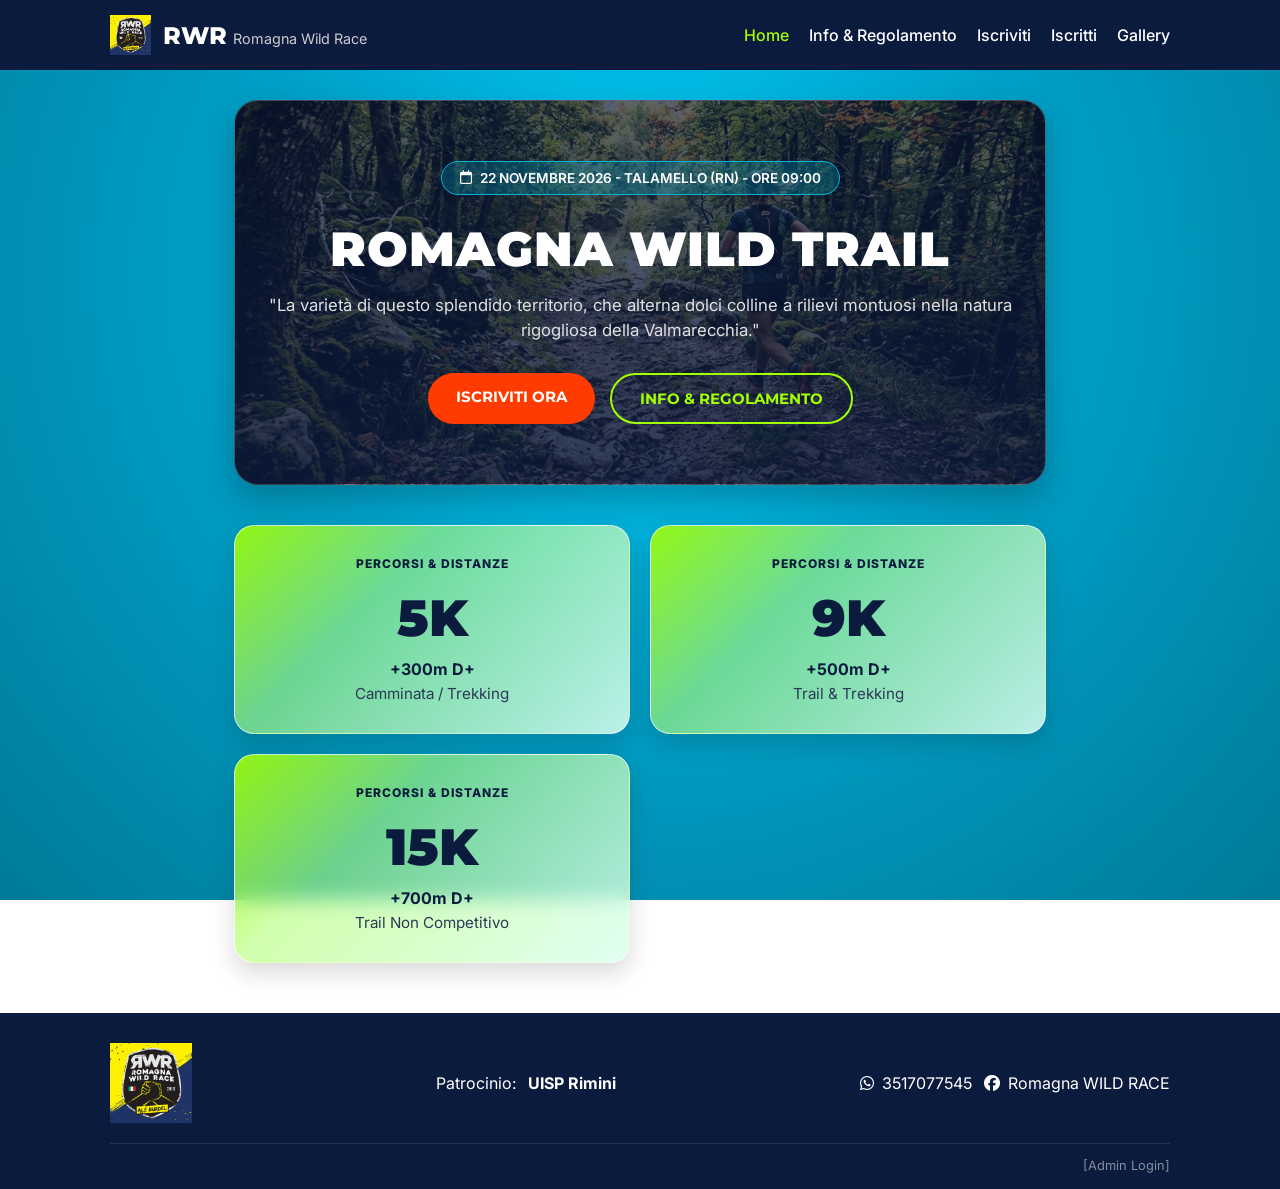
<file: index.html>
<!DOCTYPE html>
<html lang="it">

<head>
  <meta charset="UTF-8">
  <meta name="viewport" content="width=device-width, initial-scale=1.0">
  <title>Romagna Wild Trail 2026 - Talamello</title>

  <!-- Font Google -->
  <link rel="preconnect" href="https://fonts.googleapis.com">
  <link rel="preconnect" href="https://fonts.gstatic.com" crossorigin>
  <link
    href="https://fonts.googleapis.com/css2?family=Inter:wght@400;500;600&family=Montserrat:wght@700;800;900&display=swap"
    rel="stylesheet">

  <!-- FontAwesome CDN per Icone -->
  <link rel="stylesheet" href="https://cdnjs.cloudflare.com/ajax/libs/font-awesome/6.4.0/css/all.min.css">

  <!-- Stili CSS -->
  <link rel="stylesheet" href="assets/css/main.css">
  <link rel="stylesheet" href="assets/css/navbar.css">
  <link rel="stylesheet" href="assets/css/components.css">
</head>

<body>

  <!-- Navbar -->
  <header class="site-header">
    <div class="container navbar">
      <a href="index.html" class="brand">
        <img src="assets/images/logo.png" alt="RWR Logo">
        <div class="brand-text">
          <span class="brand-title">RWR</span>
          <span class="brand-subtitle">Romagna Wild Race</span>
        </div>
      </a>

      <button class="menu-toggle" aria-label="Apri Menu">
        <i class="fa-solid fa-bars"></i>
      </button>

      <ul class="nav-menu">
        <li><a href="index.html" class="nav-link active">Home</a></li>
        <li><a href="regolamento.html" class="nav-link">Info & Regolamento</a></li>
        <li><a href="iscrizione.html" class="nav-link">Iscriviti</a></li>
        <li><a href="iscritti.html" class="nav-link">Iscritti</a></li>
        <li><a href="gallery.html" class="nav-link">Gallery</a></li>
      </ul>
    </div>
  </header>

  <!-- Contenuto Principale -->
  <main class="container">

    <!-- Hero Banner -->
    <section class="hero-card">
      <div class="hero-badge">
        <i class="fa-regular fa-calendar"></i>
        <span>22 NOVEMBRE 2026 - TALAMELLO (RN) - ORE 09:00</span>
      </div>

      <h1 class="hero-title">ROMAGNA WILD TRAIL</h1>

      <p class="hero-description">
        "La varietà di questo splendido territorio, che alterna dolci colline a rilievi montuosi nella natura rigogliosa
        della Valmarecchia."
      </p>

      <div class="hero-actions">
        <a href="iscrizione.html" class="btn btn-primary">Iscriviti Ora</a>
        <a href="regolamento.html" class="btn btn-secondary">Info & Regolamento</a>
      </div>
    </section>

    <!-- Griglia Percorsi / Distanze -->
    <section class="cards-grid">
      <div class="distance-card">
        <div class="card-subtitle">PERCORSI & DISTANZE</div>
        <div class="card-title">5K</div>
        <div class="card-elevation">+300m D+</div>
        <div class="card-category">Camminata / Trekking</div>
      </div>

      <div class="distance-card">
        <div class="card-subtitle">PERCORSI & DISTANZE</div>
        <div class="card-title">9K</div>
        <div class="card-elevation">+500m D+</div>
        <div class="card-category">Trail & Trekking</div>
      </div>

      <div class="distance-card">
        <div class="card-subtitle">PERCORSI & DISTANZE</div>
        <div class="card-title">15K</div>
        <div class="card-elevation">+700m D+</div>
        <div class="card-category">Trail Non Competitivo</div>
      </div>
    </section>

  </main>

  <!-- Footer -->
  <footer class="site-footer">
    <div class="container">
      <div class="footer-content">
        <div class="footer-brand">
          <img src="assets/images/logo.png" alt="RWR Logo" height="80">
        </div>

        <div class="footer-patronage">
          <span>Patrocinio:</span>
          <strong>UISP Rimini</strong>
        </div>

        <div class="footer-contacts">
          <a href="https://wa.me/393517077545" target="_blank">
            <i class="fa-brands fa-whatsapp"></i> 3517077545
          </a>
          <a href="https://facebook.com" target="_blank">
            <i class="fa-brands fa-facebook"></i> Romagna WILD RACE
          </a>
        </div>
      </div>

      <div class="footer-bottom">
        <a href="admin-login.html" class="admin-link">[Admin Login]</a>
      </div>
    </div>
  </footer>

  <!-- Entry Point JS -->
  <script src="assets/js/components/navbar.js"></script>
</body>

</html>
</file>
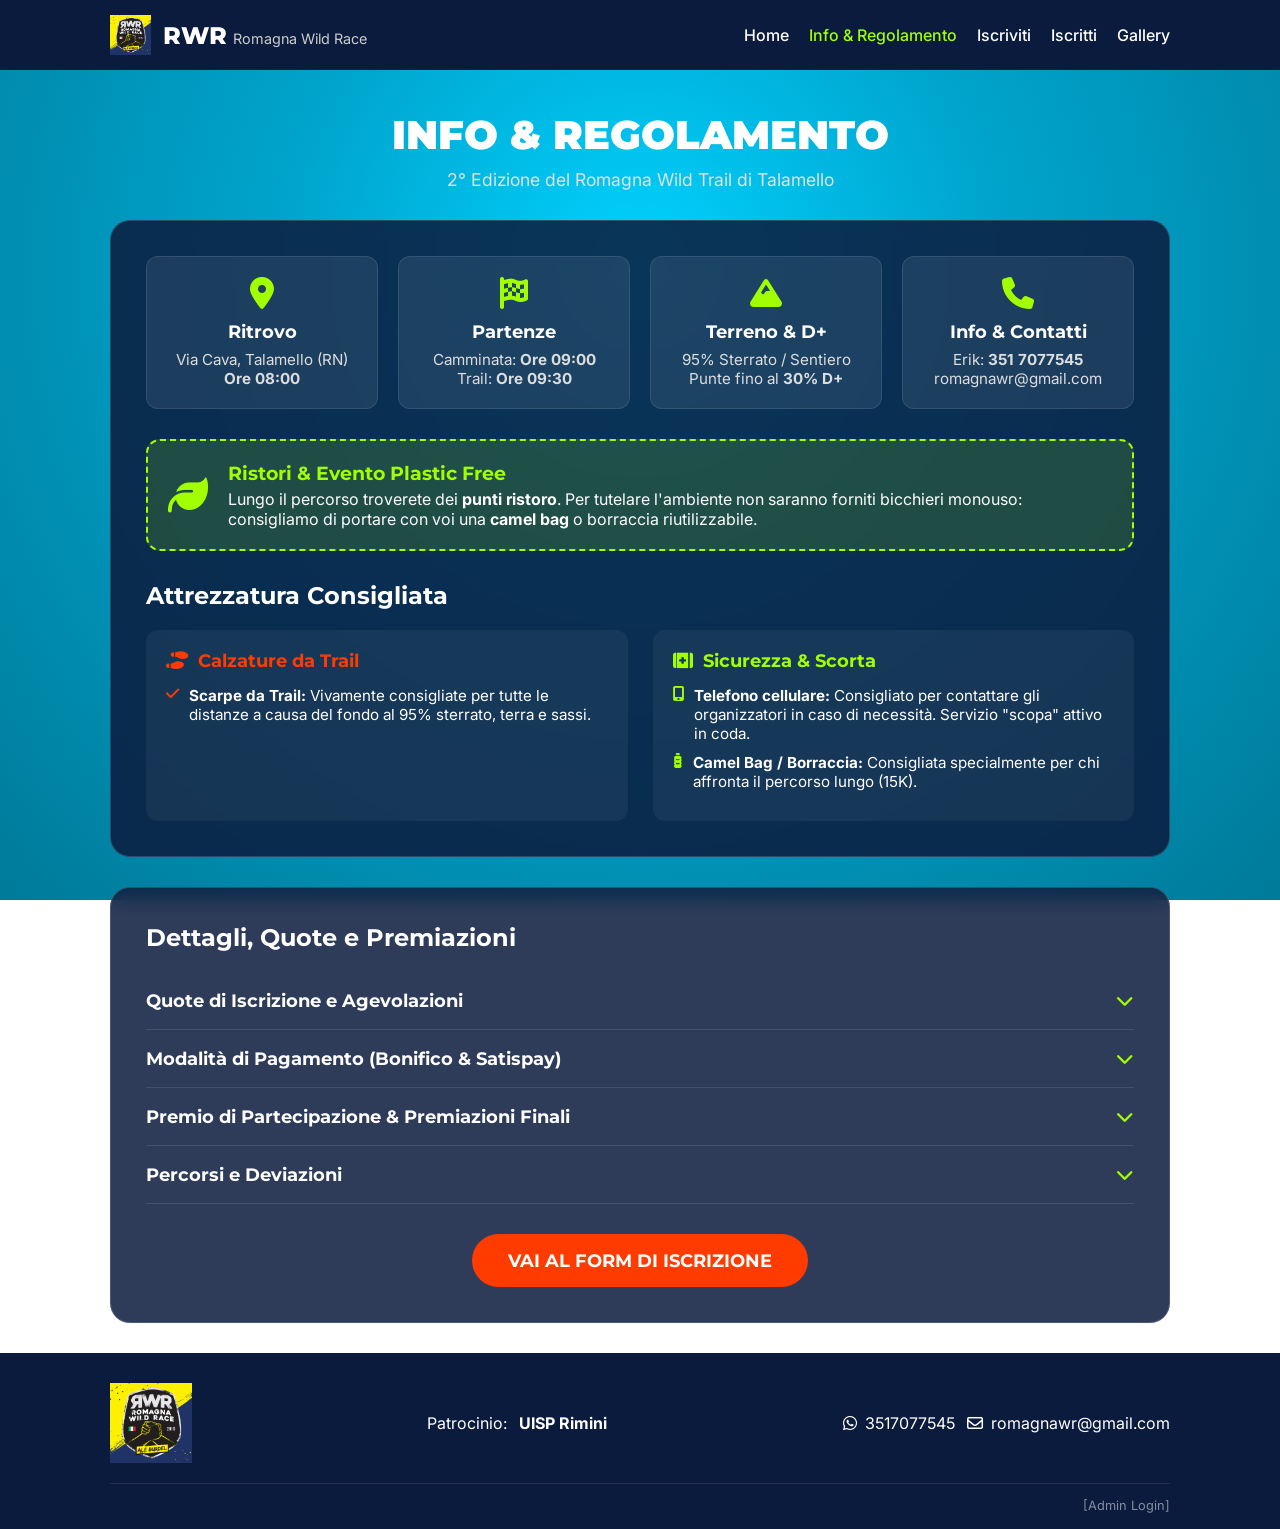
<file: regolamento.html>
<!DOCTYPE html>
<html lang="it">

<head>
  <meta charset="UTF-8">
  <meta name="viewport" content="width=device-width, initial-scale=1.0">
  <title>Info & Regolamento - Romagna Wild Trail 2026</title>

  <!-- Fonts & Icons -->
  <link rel="preconnect" href="https://fonts.googleapis.com">
  <link rel="preconnect" href="https://fonts.gstatic.com" crossorigin>
  <link
    href="https://fonts.googleapis.com/css2?family=Inter:wght@400;500;600&family=Montserrat:wght@700;800;900&display=swap"
    rel="stylesheet">
  <link rel="stylesheet" href="https://cdnjs.cloudflare.com/ajax/libs/font-awesome/6.4.0/css/all.min.css">

  <!-- CSS -->
  <link rel="stylesheet" href="assets/css/main.css">
  <link rel="stylesheet" href="assets/css/navbar.css">
  <link rel="stylesheet" href="assets/css/components.css">
  <link rel="stylesheet" href="assets/css/pages/regolamento.css">
</head>

<body>

  <!-- Navbar -->
  <header class="site-header">
    <div class="container navbar">
      <a href="index.html" class="brand">
        <img src="assets/images/logo.png" alt="RWR Logo">
        <div class="brand-text">
          <span class="brand-title">RWR</span>
          <span class="brand-subtitle">Romagna Wild Race</span>
        </div>
      </a>

      <button class="menu-toggle" aria-label="Apri Menu">
        <i class="fa-solid fa-bars"></i>
      </button>

      <ul class="nav-menu">
        <li><a href="index.html" class="nav-link">Home</a></li>
        <li><a href="regolamento.html" class="nav-link active">Info & Regolamento</a></li>
        <li><a href="iscrizione.html" class="nav-link">Iscriviti</a></li>
        <li><a href="iscritti.html" class="nav-link">Iscritti</a></li>
        <li><a href="gallery.html" class="nav-link">Gallery</a></li>
      </ul>
    </div>
  </header>

  <!-- Main Content -->
  <main class="container">

    <div class="page-header">
      <h1 class="page-title">Info & Regolamento</h1>
      <p class="page-subtitle">2° Edizione del Romagna Wild Trail di Talamello</p>
    </div>

    <!-- Informazioni Chiave -->
    <section class="info-section">
      <div class="info-grid">
        <div class="info-card">
          <i class="fa-solid fa-location-dot"></i>
          <h3>Ritrovo</h3>
          <p>Via Cava, Talamello (RN)<br><strong>Ore 08:00</strong></p>
        </div>

        <div class="info-card">
          <i class="fa-solid fa-flag-checkered"></i>
          <h3>Partenze</h3>
          <p>Camminata: <strong>Ore 09:00</strong><br>Trail: <strong>Ore 09:30</strong></p>
        </div>

        <div class="info-card">
          <i class="fa-solid fa-mountain"></i>
          <h3>Terreno & D+</h3>
          <p>95% Sterrato / Sentiero<br>Punte fino al <strong>30% D+</strong></p>
        </div>

        <div class="info-card">
          <i class="fa-solid fa-phone"></i>
          <h3>Info & Contatti</h3>
          <p>Erik: <strong>351 7077545</strong><br>romagnawr@gmail.com</p>
        </div>
      </div>

      <!-- Banner Eco-Friendly & Ristori -->
      <div class="alert-box">
        <i class="fa-solid fa-leaf"></i>
        <div>
          <h4>Ristori & Evento Plastic Free</h4>
          <p>Lungo il percorso troverete dei<strong> punti ristoro</strong>. Per tutelare l'ambiente non saranno forniti
            bicchieri monouso: consigliamo di portare con voi una <strong>camel bag</strong> o borraccia riutilizzabile.
          </p>
        </div>
      </div>

      <!-- Materiale Consigliato -->
      <h2 style="font-family: var(--font-heading); margin-top: 10px;">Attrezzatura Consigliata</h2>

      <div class="equipment-grid">
        <div class="equipment-box mandatory">
          <h4><i class="fa-solid fa-shoe-prints"></i> Calzature da Trail</h4>
          <ul class="equipment-list">
            <li>
              <i class="fa-solid fa-check" style="color: var(--action-orange);"></i>
              <span><strong>Scarpe da Trail:</strong> Vivamente consigliate per tutte le distanze a causa del fondo al
                95% sterrato, terra e sassi.</span>
            </li>
          </ul>
        </div>

        <div class="equipment-box recommended">
          <h4><i class="fa-solid fa-kit-medical"></i> Sicurezza & Scorta</h4>
          <ul class="equipment-list">
            <li>
              <i class="fa-solid fa-mobile-screen-button" style="color: var(--accent-lime);"></i>
              <span><strong>Telefono cellulare:</strong> Consigliato per contattare gli organizzatori in caso di
                necessità. Servizio "scopa" attivo in coda.</span>
            </li>
            <li>
              <i class="fa-solid fa-bottle-water" style="color: var(--accent-lime);"></i>
              <span><strong>Camel Bag / Borraccia:</strong> Consigliata specialmente per chi affronta il percorso lungo
                (15K).</span>
            </li>
          </ul>
        </div>
      </div>
    </section>

    <!-- Regolamento dettagliato in Accordion -->
    <section class="info-section">
      <h2 style="font-family: var(--font-heading); margin-bottom: 20px;">Dettagli, Quote e Premiazioni</h2>

      <div class="accordion">

        <!-- Tariffe -->
        <div class="accordion-item">
          <button class="accordion-header">
            <span>Quote di Iscrizione e Agevolazioni</span>
            <i class="fa-solid fa-chevron-down"></i>
          </button>
          <div class="accordion-content">
            <p>
              • <strong>€ 5,00</strong> per chi si iscrive entro Sabato 31 Ottobre<br>
              • <strong>€ 7,00</strong> dal 1° Novembre all'15 Novembre<br>
              • <strong>€ 10,00</strong> per chi si iscrive dopo l'15 Novembre e la mattina dell'evento in loco
            </p>
          </div>
        </div>

        <!-- Metodi di Pagamento -->
        <div class="accordion-item">
          <button class="accordion-header">
            <span>Modalità di Pagamento (Bonifico & Satispay)</span>
            <i class="fa-solid fa-chevron-down"></i>
          </button>
          <div class="accordion-content">
            <p>
              <strong>• Bonifico Bancario:</strong> IBAN <code>IT78J0503424200000000002551</code> intestato a
              <em>Romagna Wild Race ASD</em> (Causale: "RWT 2026 Nome Cognome").<br>
              <strong>• Satispay:</strong> Inquadrando il QR Code dedicato con causale "RWT 2026 Nome Cognome".<br>
              <strong>• In Loco:</strong> Pagamento in contanti al momento del ritiro del codice/pettorale.
            </p>
          </div>
        </div>

        <!-- Premi Iscritti e Premiazioni -->
        <div class="accordion-item">
          <button class="accordion-header">
            <span>Premio di Partecipazione & Premiazioni Finali</span>
            <i class="fa-solid fa-chevron-down"></i>
          </button>
          <div class="accordion-content">
            <p>
              🎁 <strong>Premio di Partecipazione:</strong> I <strong>primi 30 iscritti</strong> avranno diritto al
              ritiro di un regalo speciale di partecipazione (ritiro obbligatorio entro le ore 08:30).<br><br>
              🏆 <strong>Premiazioni:</strong> Verranno premiati il <strong>Gruppo più numeroso</strong>,
              l'<strong>Atleta più giovane</strong> e l'<strong>Atleta più anziano</strong>.<br>
              <em>Nota: La classifica di società è stabilita in base alle sole pre-iscrizioni avvenute entro il 15
                Novembre.</em>
            </p>
          </div>
        </div>

        <!-- Percorsi -->
        <div class="accordion-item">
          <button class="accordion-header">
            <span>Percorsi e Deviazioni</span>
            <i class="fa-solid fa-chevron-down"></i>
          </button>
          <div class="accordion-content">
            <p>
              L'evento si disputerà in modalità camminata ludico-motoria e trail autogestito. Tutti i tracciati (5K, 9K,
              15K) condividono l'esperienza nel verde incontaminato della Valmarecchia con un dislivello positivo totale
              fino a 700m. Sul percorso saranno presenti indicazioni e deviazioni chiare per il percorso medio e lungo.
            </p>
          </div>
        </div>

      </div>

      <div style="text-align: center; margin-top: 30px;">
        <a href="iscrizione.html" class="btn btn-primary" style="font-size: 1.1rem; padding: 16px 36px;">Vai al Form di
          Iscrizione</a>
      </div>
    </section>

  </main>

  <!-- Footer -->
  <footer class="site-footer">
    <div class="container">
      <div class="footer-content">
        <div class="footer-brand">
          <img src="assets/images/logo.png" alt="RWR Logo" height="80">
        </div>

        <div class="footer-patronage">
          <span>Patrocinio:</span>
          <strong>UISP Rimini</strong>
        </div>

        <div class="footer-contacts">
          <a href="https://wa.me/393517077545" target="_blank">
            <i class="fa-brands fa-whatsapp"></i> 3517077545
          </a>
          <a href="mailto:romagnawr@gmail.com">
            <i class="fa-regular fa-envelope"></i> romagnawr@gmail.com
          </a>
        </div>
      </div>

      <div class="footer-bottom">
        <a href="admin-login.html" class="admin-link">[Admin Login]</a>
      </div>
    </div>
  </footer>

  <!-- Script Navbar + Accordion -->
  <script src="assets/js/components/navbar.js"></script>
  <script>
    document.querySelectorAll('.accordion-header').forEach(button => {
      button.addEventListener('click', () => {
        const accordionContent = button.nextElementSibling;
        button.classList.toggle('active');

        if (button.classList.contains('active')) {
          accordionContent.style.maxHeight = accordionContent.scrollHeight + "px";
        } else {
          accordionContent.style.maxHeight = 0;
        }
      });
    });
  </script>
</body>

</html>
</file>
<file: assets/css/main.css>
/* --- Variables & Brand Identity --- */
:root {
  --primary-blue: #00B4D8;
  --accent-lime: #A2FF00;
  --action-orange: #FF3B00;
  --dark-navy: #0B1B3D;
  --card-glass-bg: rgba(255, 255, 255, 0.85);
  --font-heading: 'Montserrat', sans-serif;
  --font-body: 'Inter', sans-serif;
}

/* --- Global Reset & Body --- */
* {
  box-sizing: border-box;
  margin: 0;
  padding: 0;
}

/* body {
  font-family: var(--font-body);
  background: radial-gradient(circle at center, #00C4E6 0%, #0096B4 100%);
  color: #ffffff;
  min-height: 100vh;
  display: flex;
  flex-direction: column;
} */

body {
  font-family: var(--font-body);
  /* Effetto luce centrale vibrante */
  background: radial-gradient(circle at 50% 30%, #00d2ff 0%, #00a4cc 40%, #007a99 100%);
  background-attachment: fixed;
  color: #ffffff;
  min-height: 100vh;
  display: flex;
  flex-direction: column;
}

main {
  flex: 1;
}

.container {
  max-width: 1100px;
  margin: 0 auto;
  padding: 0 20px;
}
</file>
<file: assets/css/navbar.css>
.site-header {
  background-color: var(--dark-navy);
  padding: 15px 0;
  position: sticky;
  top: 0;
  z-index: 1000;
}

.navbar {
  display: flex;
  justify-content: space-between;
  align-items: center;
}

.brand {
  display: flex;
  align-items: center;
  gap: 12px;
  text-decoration: none;
  color: #ffffff;
}

.brand img {
  height: 40px;
}

.brand-text {
  display: flex;
  align-items: baseline;
  gap: 6px;
}

.brand-title {
  font-family: var(--font-heading);
  font-size: 1.5rem;
  font-weight: 800;
  color: #ffffff;
}

.brand-subtitle {
  font-size: 0.9rem;
  color: #cccccc;
}

.nav-menu {
  display: flex;
  list-style: none;
  gap: 20px;
}

.nav-link {
  color: #ffffff;
  text-decoration: none;
  font-weight: 500;
  transition: color 0.3s;
}

.nav-link:hover,
.nav-link.active {
  color: var(--accent-lime);
}

.menu-toggle {
  display: none;
  background: none;
  border: none;
  color: var(--accent-lime);
  font-size: 1.8rem;
  cursor: pointer;
}

/* Responsive Mobile */
@media (max-width: 768px) {
  .menu-toggle {
    display: block;
  }

  .nav-menu {
    display: none;
    position: absolute;
    top: 100%;
    left: 0;
    right: 0;
    background-color: var(--dark-navy);
    flex-direction: column;
    padding: 20px;
    border-top: 1px solid rgba(255, 255, 255, 0.1);
  }

  .nav-menu.active {
    display: flex;
  }
}
</file>
<file: assets/css/components.css>
/* --- Buttons --- */
.btn {
  display: inline-block;
  padding: 14px 28px;
  border-radius: 30px;
  font-family: var(--font-heading);
  font-weight: 700;
  text-decoration: none;
  text-transform: uppercase;
  font-size: 0.95rem;
  transition: transform 0.2s, box-shadow 0.2s;
  cursor: pointer;
}

.btn:hover {
  transform: translateY(-2px);
}

.btn-primary {
  background-color: var(--action-orange);
  color: #ffffff;
  border: none;
}

.btn-secondary {
  background: transparent;
  color: var(--accent-lime);
  border: 2px solid var(--accent-lime);
}

/* --- Hero Section --- */
/* .hero-card {
  background: linear-gradient(rgba(11, 27, 61, 0.75), rgba(11, 27, 61, 0.85)),
    url('../images/hero-bg.jpg') center/cover no-repeat;
  border-radius: 20px;
  padding: 50px 30px;
  text-align: center;
  margin: 30px 0 40px;
  border: 1px solid rgba(255, 255, 255, 0.1);
} */

.hero-card {
  background: linear-gradient(rgba(11, 27, 61, 0.65), rgba(11, 27, 61, 0.85)),
    url('../images/hero-bg.png') center/cover no-repeat;
  border-radius: 24px;
  padding: 60px 30px;
  text-align: center;
  margin: 30px 0 40px;
  border: 1px solid rgba(255, 255, 255, 0.2);
  box-shadow: 0 15px 35px rgba(0, 0, 0, 0.25);
}

.hero-badge {
  display: inline-flex;
  align-items: center;
  gap: 8px;
  background-color: rgba(0, 180, 216, 0.25);
  border: 1.5px solid var(--primary-blue);
  color: #ffffff;
  padding: 8px 18px;
  border-radius: 20px;
  font-size: 0.85rem;
  font-weight: 600;
  margin-bottom: 25px;
}

.hero-title {
  font-family: var(--font-heading);
  font-size: 3rem;
  font-weight: 900;
  letter-spacing: 1px;
  margin-bottom: 15px;
}

.hero-description {
  max-width: 750px;
  margin: 0 auto 30px;
  font-size: 1.05rem;
  line-height: 1.5;
  color: #e0e0e0;
}

.hero-actions {
  display: flex;
  justify-content: center;
  gap: 15px;
  flex-wrap: wrap;
}

/* --- Cards Distanze --- */
.cards-grid {
  display: grid;
  grid-template-columns: repeat(auto-fit, minmax(260px, 1fr));
  gap: 20px;
  margin-bottom: 50px;
}

/* .distance-card {
  background: linear-gradient(135deg, rgba(162, 255, 0, 0.35) 0%, rgba(255, 255, 255, 0.85) 100%);
  backdrop-filter: blur(8px);
  border-radius: 16px;
  padding: 25px 20px;
  text-align: center;
  color: var(--dark-navy);
  border: 1px solid rgba(255, 255, 255, 0.4);
} */

.distance-card {
  /* Sfumatura accentuata dall'angolo in alto a sinistra (verde neon) a destra (azzurro trasparente) */
  background: linear-gradient(135deg, rgba(162, 255, 0, 0.9) 0%, rgba(180, 255, 120, 0.6) 35%, rgba(220, 255, 240, 0.85) 100%);
  backdrop-filter: blur(10px);
  border-radius: 20px;
  padding: 30px 20px;
  text-align: center;
  color: var(--dark-navy);
  border: 1px solid rgba(255, 255, 255, 0.6);
  box-shadow: 0 10px 25px rgba(0, 0, 0, 0.15);
}

.card-subtitle {
  font-size: 0.75rem;
  font-weight: 800;
  letter-spacing: 1px;
  text-transform: uppercase;
  margin-bottom: 15px;
}

.card-title {
  font-family: var(--font-heading);
  font-size: 3.2rem;
  font-weight: 900;
  margin-bottom: 10px;
}

.card-elevation {
  font-weight: 700;
  font-size: 1rem;
  margin-bottom: 5px;
}

.card-category {
  font-size: 0.95rem;
  color: #2b3a55;
}

/* --- Footer --- */
.site-footer {
  background-color: var(--dark-navy);
  padding: 30px 0 15px;
  margin-top: auto;
}

.footer-content {
  display: flex;
  justify-content: space-between;
  align-items: center;
  flex-wrap: wrap;
  gap: 20px;
  margin-bottom: 20px;
}

.footer-brand,
.footer-patronage,
.footer-contacts {
  display: flex;
  align-items: center;
  gap: 12px;
}

.footer-contacts a {
  color: #ffffff;
  text-decoration: none;
  display: flex;
  align-items: center;
  gap: 8px;
}

.footer-bottom {
  text-align: right;
  border-top: 1px solid rgba(255, 255, 255, 0.1);
  padding-top: 10px;
}

.admin-link {
  color: rgba(255, 255, 255, 0.5);
  font-size: 0.8rem;
  text-decoration: none;
}
</file>
<file: assets/css/pages/regolamento.css>
/* --- Header Pagina --- */
.page-header {
  text-align: center;
  margin: 40px 0 30px;
}

.page-title {
  font-family: var(--font-heading);
  font-size: 2.5rem;
  font-weight: 900;
  text-transform: uppercase;
  margin-bottom: 10px;
}

.page-subtitle {
  font-size: 1.1rem;
  color: #e0e0e0;
}

/* --- Container Info & Cards --- */
.info-section {
  background: rgba(11, 27, 61, 0.85);
  backdrop-filter: blur(10px);
  border-radius: 20px;
  padding: 35px;
  margin-bottom: 30px;
  border: 1px solid rgba(255, 255, 255, 0.15);
}

.info-grid {
  display: grid;
  grid-template-columns: repeat(auto-fit, minmax(220px, 1fr));
  gap: 20px;
  margin-bottom: 30px;
}

.info-card {
  background: rgba(255, 255, 255, 0.08);
  border-radius: 12px;
  padding: 20px;
  text-align: center;
  border: 1px solid rgba(255, 255, 255, 0.1);
}

.info-card i {
  font-size: 2rem;
  color: var(--accent-lime);
  margin-bottom: 12px;
}

.info-card h3 {
  font-family: var(--font-heading);
  font-size: 1.1rem;
  margin-bottom: 8px;
}

.info-card p {
  font-size: 0.95rem;
  color: #dddddd;
}

/* --- Sezione Eco-Friendly Alert --- */
.alert-box {
  background: rgba(162, 255, 0, 0.15);
  border: 2px dashed var(--accent-lime);
  border-radius: 14px;
  padding: 20px;
  display: flex;
  align-items: center;
  gap: 20px;
  margin-bottom: 30px;
}

.alert-box i {
  font-size: 2.5rem;
  color: var(--accent-lime);
}

.alert-box h4 {
  font-family: var(--font-heading);
  color: var(--accent-lime);
  font-size: 1.2rem;
  margin-bottom: 4px;
}

/* --- Lists per Materiale --- */
.equipment-grid {
  display: grid;
  grid-template-columns: 1fr 1fr;
  gap: 25px;
  margin-top: 20px;
}

@media (max-width: 768px) {
  .equipment-grid {
    grid-template-columns: 1fr;
  }
}

.equipment-box {
  background: rgba(255, 255, 255, 0.05);
  border-radius: 12px;
  padding: 20px;
}

.equipment-box h4 {
  font-family: var(--font-heading);
  font-size: 1.1rem;
  margin-bottom: 15px;
  display: flex;
  align-items: center;
  gap: 10px;
}

.equipment-box.mandatory h4 {
  color: var(--action-orange);
}

.equipment-box.recommended h4 {
  color: var(--accent-lime);
}

.equipment-list {
  list-style: none;
}

.equipment-list li {
  margin-bottom: 10px;
  display: flex;
  align-items: flex-start;
  gap: 10px;
  font-size: 0.95rem;
}

/* --- Accordion FAQ / Details --- */
.accordion-item {
  border-bottom: 1px solid rgba(255, 255, 255, 0.1);
}

.accordion-header {
  width: 100%;
  background: none;
  border: none;
  padding: 18px 0;
  color: #ffffff;
  font-family: var(--font-heading);
  font-size: 1.1rem;
  font-weight: 700;
  text-align: left;
  cursor: pointer;
  display: flex;
  justify-content: space-between;
  align-items: center;
}

.accordion-header i {
  transition: transform 0.3s;
  color: var(--accent-lime);
}

.accordion-header.active i {
  transform: rotate(180deg);
}

.accordion-content {
  max-height: 0;
  overflow: hidden;
  transition: max-height 0.3s ease-out;
  color: #cccccc;
  font-size: 0.95rem;
  line-height: 1.6;
}

.accordion-content p {
  padding-bottom: 18px;
}
</file>
